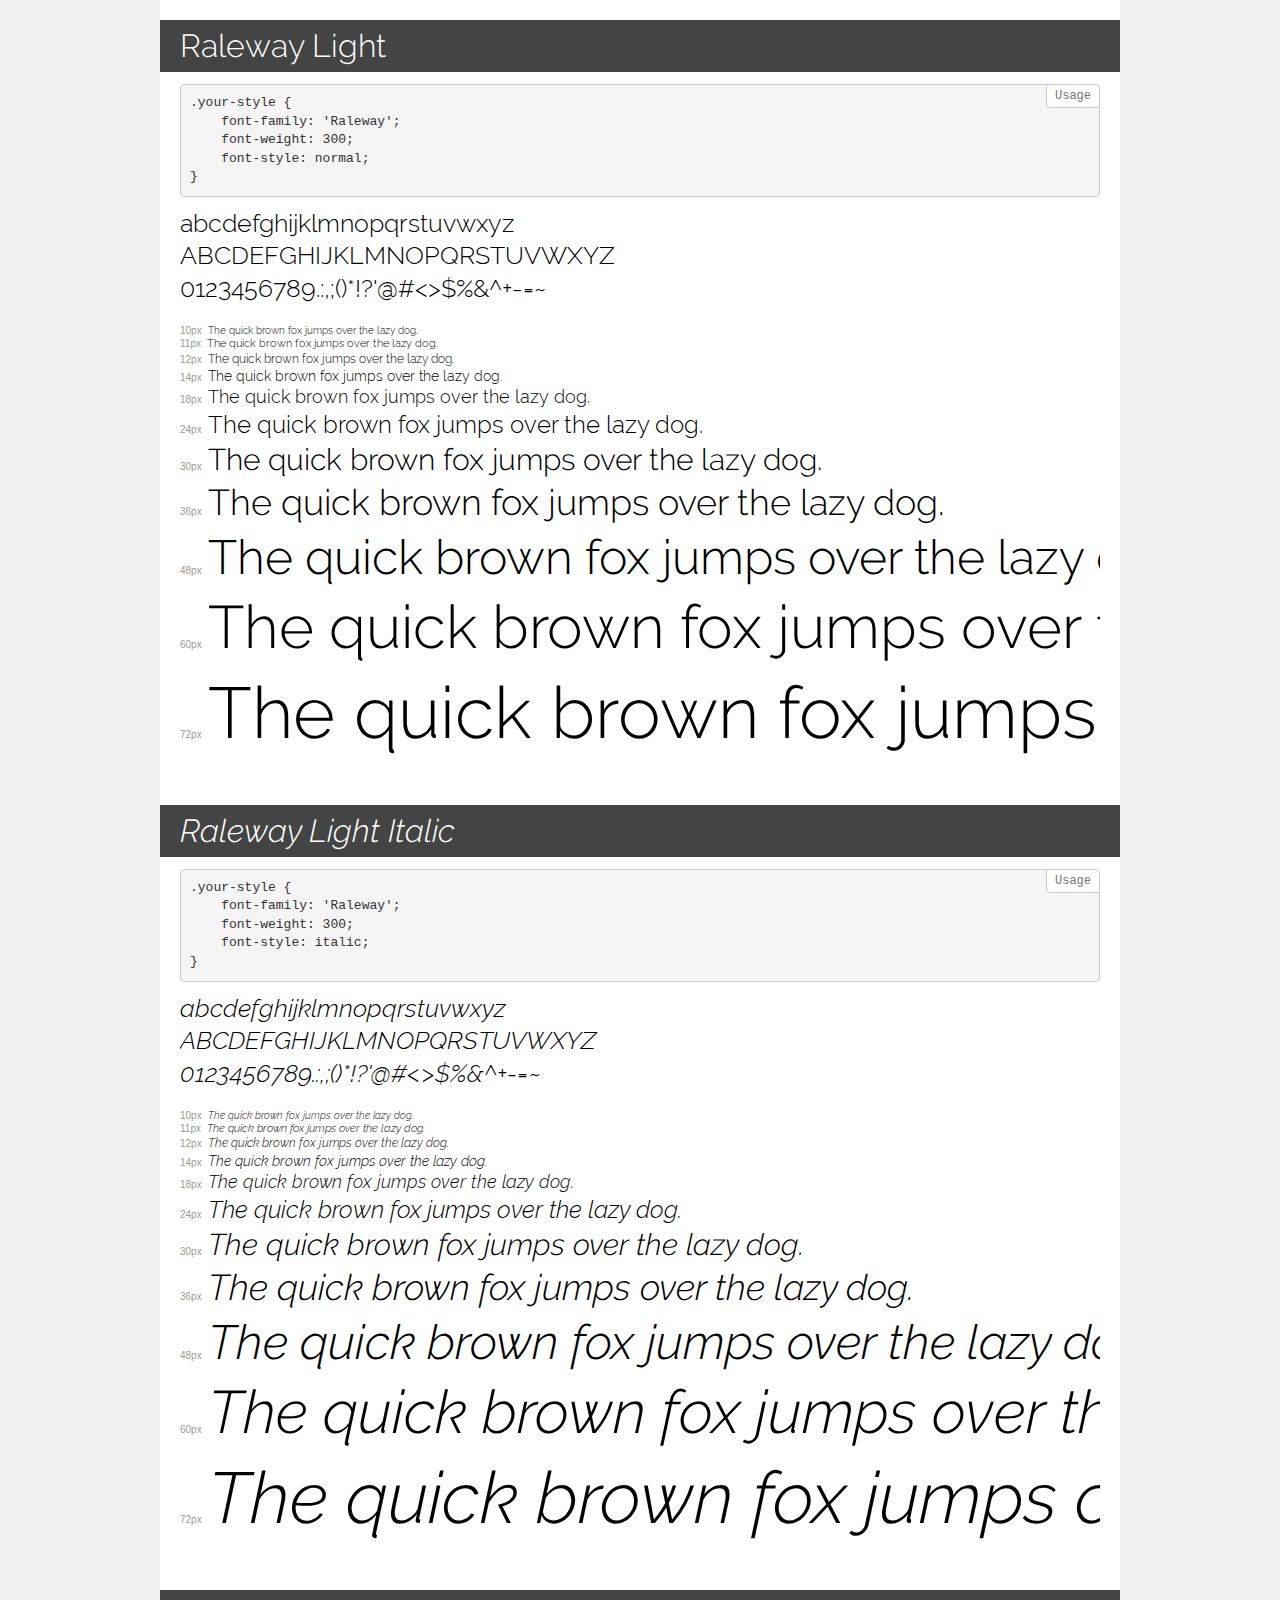
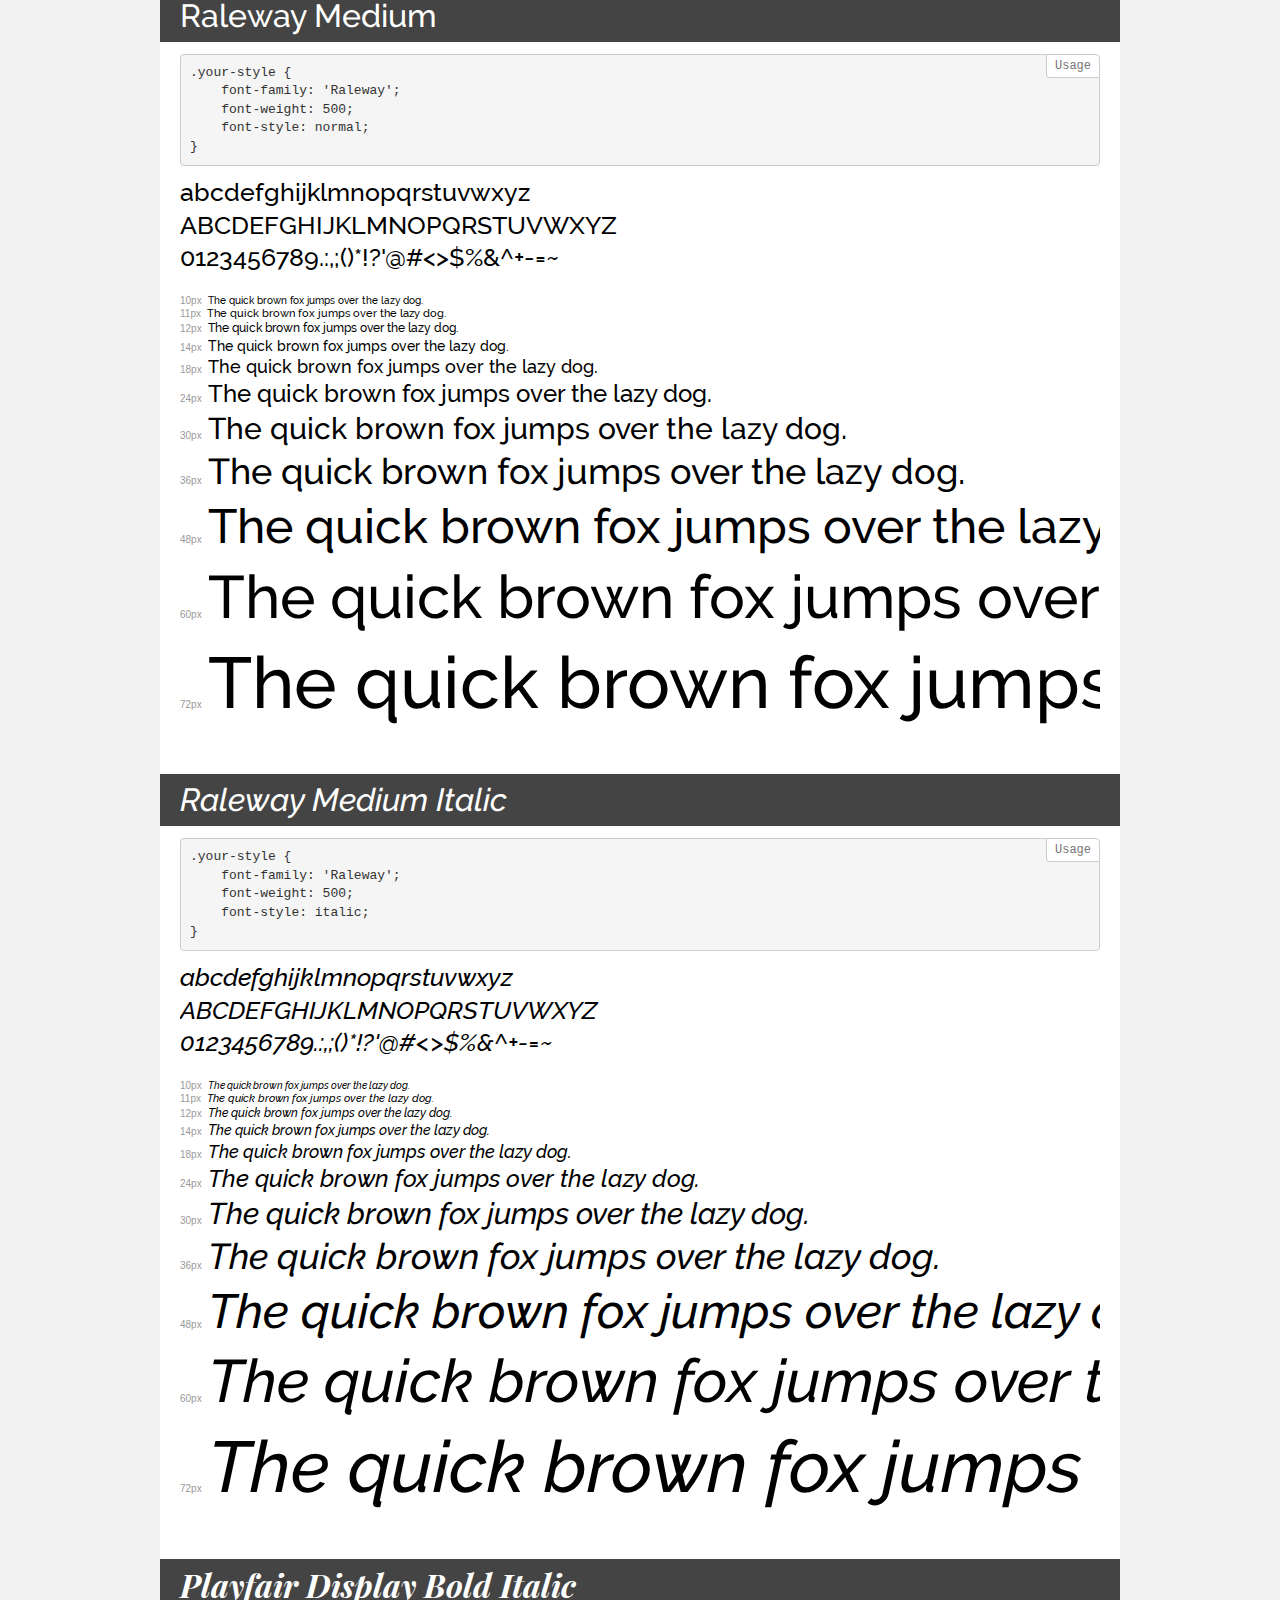
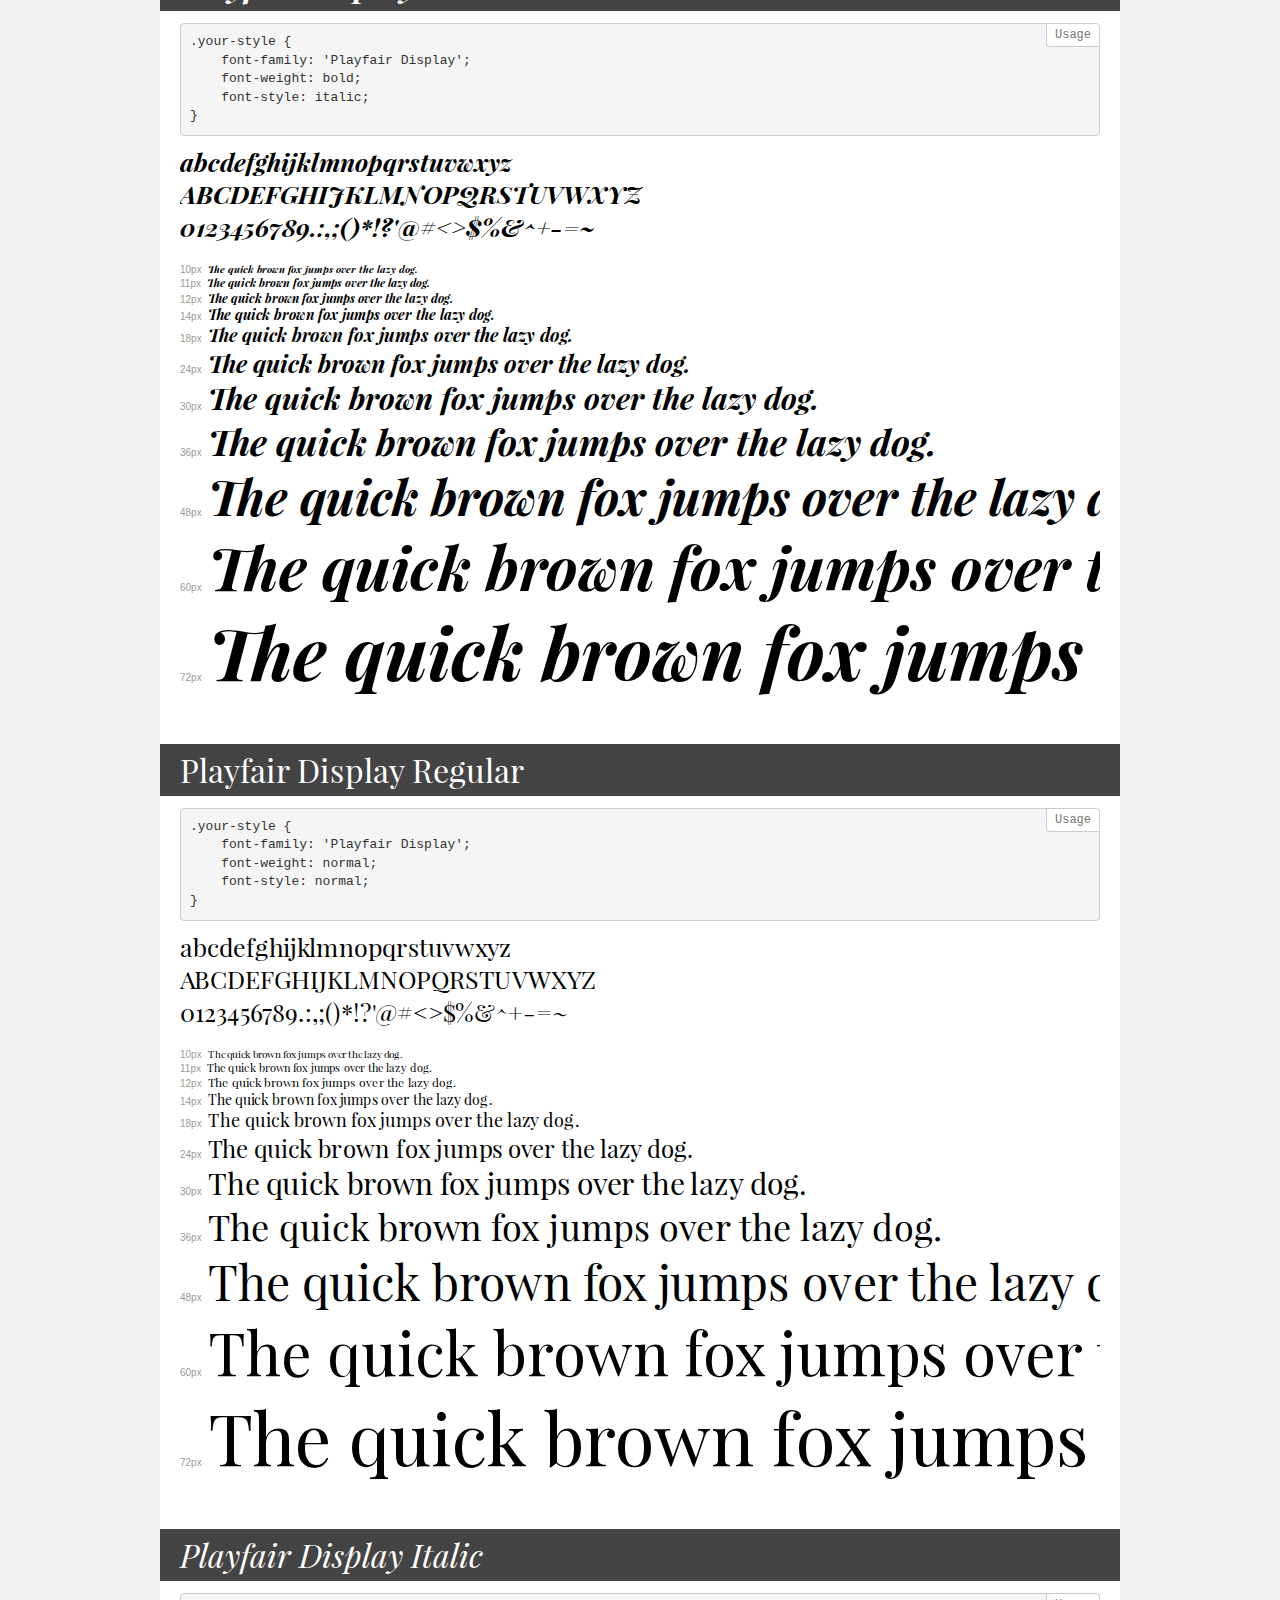
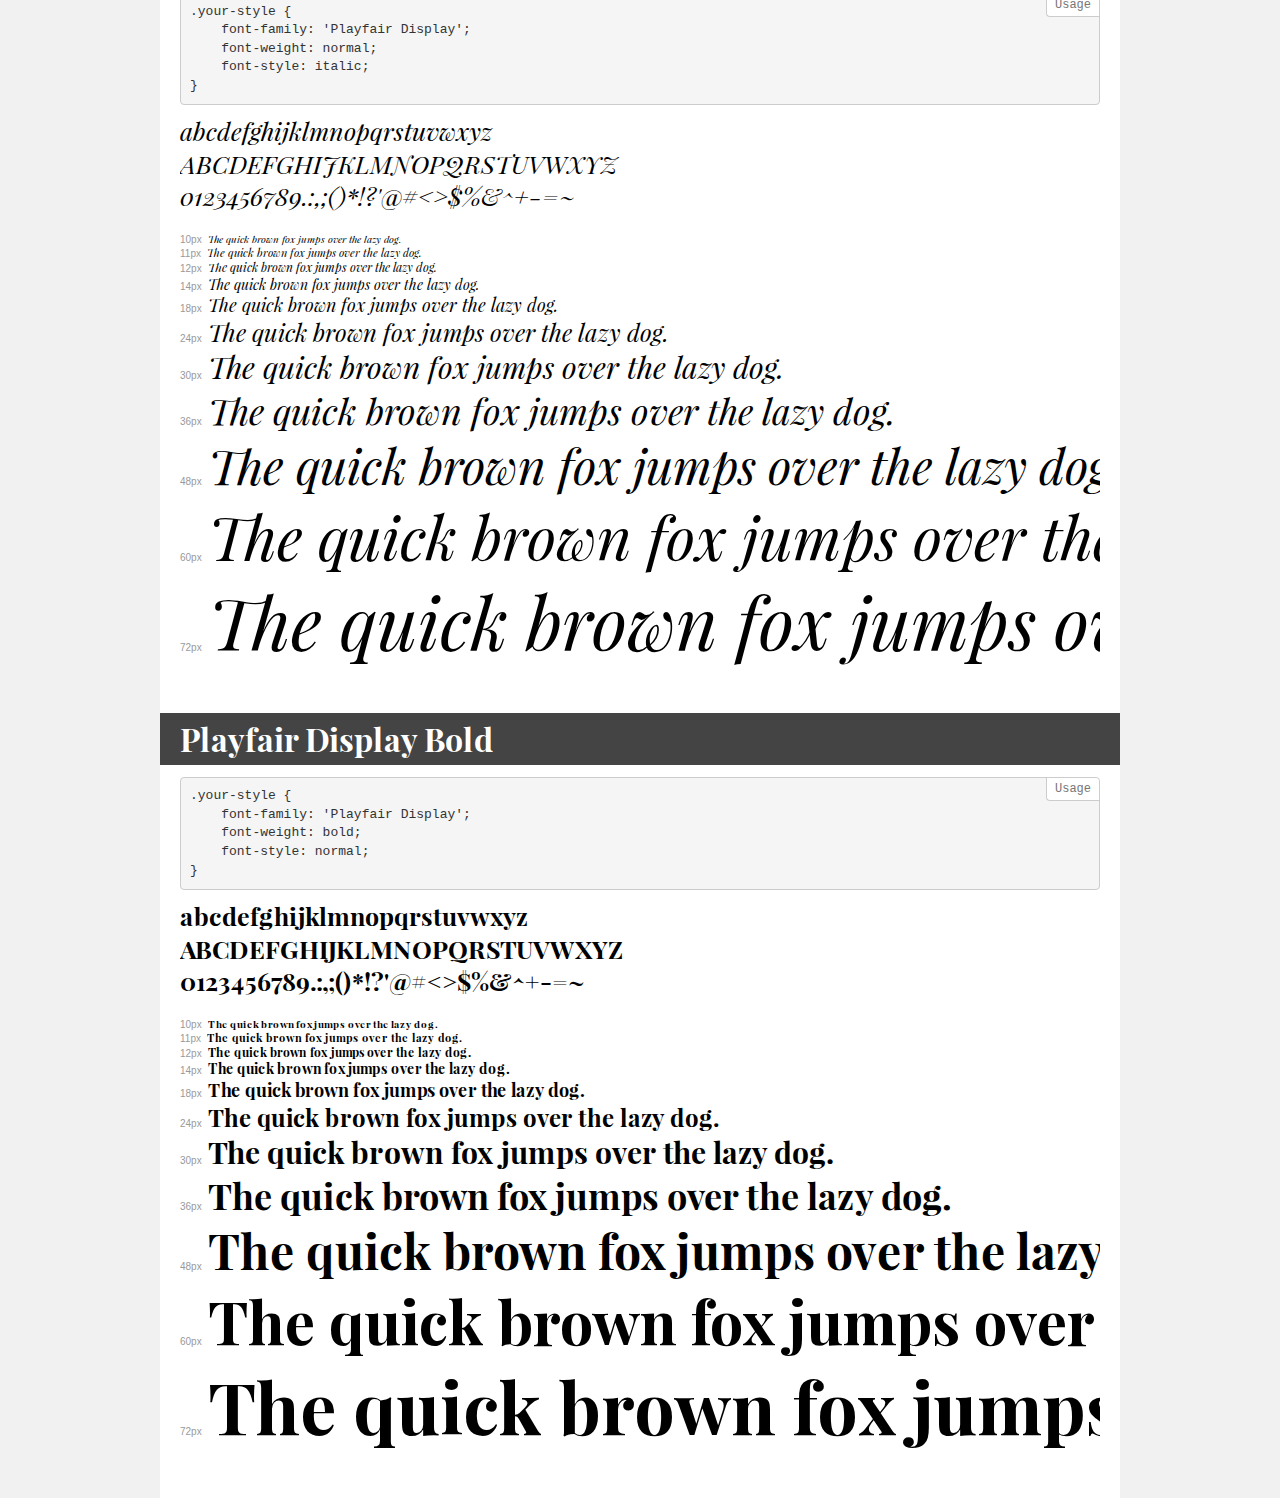
<file: fonts/demo.html>
<!DOCTYPE html>
<html>
<head>
    <meta charset="utf-8">
    <meta http-equiv="X-UA-Compatible" content="IE=edge">
    <meta name="viewport" content="width=device-width, initial-scale=1">
    <meta name="robots" content="noindex, noarchive">
    <meta name="format-detection" content="telephone=no">
    <title>Transfonter demo</title>
    <link href="stylesheet.css" rel="stylesheet">
    <style>
        /*
        http://meyerweb.com/eric/tools/css/reset/
        v2.0 | 20110126
        License: none (public domain)
        */
        html, body, div, span, applet, object, iframe,
        h1, h2, h3, h4, h5, h6, p, blockquote, pre,
        a, abbr, acronym, address, big, cite, code,
        del, dfn, em, img, ins, kbd, q, s, samp,
        small, strike, strong, sub, sup, tt, var,
        b, u, i, center,
        dl, dt, dd, ol, ul, li,
        fieldset, form, label, legend,
        table, caption, tbody, tfoot, thead, tr, th, td,
        article, aside, canvas, details, embed,
        figure, figcaption, footer, header, hgroup,
        menu, nav, output, ruby, section, summary,
        time, mark, audio, video {
            margin: 0;
            padding: 0;
            border: 0;
            font-size: 100%;
            font: inherit;
            vertical-align: baseline;
        }
        /* HTML5 display-role reset for older browsers */
        article, aside, details, figcaption, figure,
        footer, header, hgroup, menu, nav, section {
            display: block;
        }
        body {
            line-height: 1;
        }
        ol, ul {
            list-style: none;
        }
        blockquote, q {
            quotes: none;
        }
        blockquote:before, blockquote:after,
        q:before, q:after {
            content: '';
            content: none;
        }
        table {
            border-collapse: collapse;
            border-spacing: 0;
        }
        /* common styles */
        body {
            background: #f1f1f1;
            color: #000;
        }
        .page {
            background: #fff;
            width: 920px;
            margin: 0 auto;
            padding: 20px 20px 0 20px;
            overflow: hidden;
        }
        .font-container {
            overflow-x: auto;
            overflow-y: hidden;
            margin-bottom: 40px;
            line-height: 1.3;
            white-space: nowrap;
            padding-bottom: 5px;
        }
        h1 {
            position: relative;
            background: #444;
            font-size: 32px;
            color: #fff;
            padding: 10px 20px;
            margin: 0 -20px 12px -20px;
        }
        .letters {
            font-size: 25px;
            margin-bottom: 20px;
        }
        .s10:before {
            content: '10px';
        }
        .s11:before {
            content: '11px';
        }
        .s12:before {
            content: '12px';
        }
        .s14:before {
            content: '14px';
        }
        .s18:before {
            content: '18px';
        }
        .s24:before {
            content: '24px';
        }
        .s30:before {
            content: '30px';
        }
        .s36:before {
            content: '36px';
        }
        .s48:before {
            content: '48px';
        }
        .s60:before {
            content: '60px';
        }
        .s72:before {
            content: '72px';
        }
        .s10:before, .s11:before, .s12:before, .s14:before,
        .s18:before, .s24:before, .s30:before, .s36:before,
        .s48:before, .s60:before, .s72:before {
            font-family: Arial, sans-serif;
            font-size: 10px;
            font-weight: normal;
            font-style: normal;
            color: #999;
            padding-right: 6px;
        }
        pre {
            display: block;
            position: relative;
            padding: 9px;
            margin: 0 0 10px;
            font-family: Monaco, Menlo, Consolas, "Courier New", monospace !important;
            font-size: 13px;
            line-height: 1.428571429;
            color: #333;
            font-weight: normal !important;
            font-style: normal !important;
            background-color: #f5f5f5;
            border: 1px solid #ccc;
            overflow-x: auto;
            border-radius: 4px;
        }
        pre:after {
            display: block;
            position: absolute;
            right: 0;
            top: 0;
            content: 'Usage';
            line-height: 1;
            padding: 5px 8px;
            font-size: 12px;
            color: #767676;
            background-color: #fff;
            border: 1px solid #ccc;
            border-right: none;
            border-top: none;
            border-radius: 0 4px 0 4px;
            z-index: 10;
        }
        /* responsive */
        @media (max-width: 959px) {
            .page {
                width: auto;
                margin: 0;
            }
        }
    </style>
</head>
<body>
<div class="page">
    <div class="demo" style="font-family: 'Raleway'; font-weight: 300; font-style: normal;">
        <h1>Raleway Light</h1>
        <pre>.your-style {
    font-family: 'Raleway';
    font-weight: 300;
    font-style: normal;
}</pre>
        <div class="font-container">
            <p class="letters">
                abcdefghijklmnopqrstuvwxyz<br>
ABCDEFGHIJKLMNOPQRSTUVWXYZ<br>
                0123456789.:,;()*!?'@#<>$%&^+-=~
            </p>
            <p class="s10" style="font-size: 10px;">The quick brown fox jumps over the lazy dog.</p>
            <p class="s11" style="font-size: 11px;">The quick brown fox jumps over the lazy dog.</p>
            <p class="s12" style="font-size: 12px;">The quick brown fox jumps over the lazy dog.</p>
            <p class="s14" style="font-size: 14px;">The quick brown fox jumps over the lazy dog.</p>
            <p class="s18" style="font-size: 18px;">The quick brown fox jumps over the lazy dog.</p>
            <p class="s24" style="font-size: 24px;">The quick brown fox jumps over the lazy dog.</p>
            <p class="s30" style="font-size: 30px;">The quick brown fox jumps over the lazy dog.</p>
            <p class="s36" style="font-size: 36px;">The quick brown fox jumps over the lazy dog.</p>
            <p class="s48" style="font-size: 48px;">The quick brown fox jumps over the lazy dog.</p>
            <p class="s60" style="font-size: 60px;">The quick brown fox jumps over the lazy dog.</p>
            <p class="s72" style="font-size: 72px;">The quick brown fox jumps over the lazy dog.</p>
        </div>
    </div>
    <div class="demo" style="font-family: 'Raleway'; font-weight: 300; font-style: italic;">
        <h1>Raleway Light Italic</h1>
        <pre>.your-style {
    font-family: 'Raleway';
    font-weight: 300;
    font-style: italic;
}</pre>
        <div class="font-container">
            <p class="letters">
                abcdefghijklmnopqrstuvwxyz<br>
ABCDEFGHIJKLMNOPQRSTUVWXYZ<br>
                0123456789.:,;()*!?'@#<>$%&^+-=~
            </p>
            <p class="s10" style="font-size: 10px;">The quick brown fox jumps over the lazy dog.</p>
            <p class="s11" style="font-size: 11px;">The quick brown fox jumps over the lazy dog.</p>
            <p class="s12" style="font-size: 12px;">The quick brown fox jumps over the lazy dog.</p>
            <p class="s14" style="font-size: 14px;">The quick brown fox jumps over the lazy dog.</p>
            <p class="s18" style="font-size: 18px;">The quick brown fox jumps over the lazy dog.</p>
            <p class="s24" style="font-size: 24px;">The quick brown fox jumps over the lazy dog.</p>
            <p class="s30" style="font-size: 30px;">The quick brown fox jumps over the lazy dog.</p>
            <p class="s36" style="font-size: 36px;">The quick brown fox jumps over the lazy dog.</p>
            <p class="s48" style="font-size: 48px;">The quick brown fox jumps over the lazy dog.</p>
            <p class="s60" style="font-size: 60px;">The quick brown fox jumps over the lazy dog.</p>
            <p class="s72" style="font-size: 72px;">The quick brown fox jumps over the lazy dog.</p>
        </div>
    </div>
    <div class="demo" style="font-family: 'Raleway'; font-weight: 500; font-style: normal;">
        <h1>Raleway Medium</h1>
        <pre>.your-style {
    font-family: 'Raleway';
    font-weight: 500;
    font-style: normal;
}</pre>
        <div class="font-container">
            <p class="letters">
                abcdefghijklmnopqrstuvwxyz<br>
ABCDEFGHIJKLMNOPQRSTUVWXYZ<br>
                0123456789.:,;()*!?'@#<>$%&^+-=~
            </p>
            <p class="s10" style="font-size: 10px;">The quick brown fox jumps over the lazy dog.</p>
            <p class="s11" style="font-size: 11px;">The quick brown fox jumps over the lazy dog.</p>
            <p class="s12" style="font-size: 12px;">The quick brown fox jumps over the lazy dog.</p>
            <p class="s14" style="font-size: 14px;">The quick brown fox jumps over the lazy dog.</p>
            <p class="s18" style="font-size: 18px;">The quick brown fox jumps over the lazy dog.</p>
            <p class="s24" style="font-size: 24px;">The quick brown fox jumps over the lazy dog.</p>
            <p class="s30" style="font-size: 30px;">The quick brown fox jumps over the lazy dog.</p>
            <p class="s36" style="font-size: 36px;">The quick brown fox jumps over the lazy dog.</p>
            <p class="s48" style="font-size: 48px;">The quick brown fox jumps over the lazy dog.</p>
            <p class="s60" style="font-size: 60px;">The quick brown fox jumps over the lazy dog.</p>
            <p class="s72" style="font-size: 72px;">The quick brown fox jumps over the lazy dog.</p>
        </div>
    </div>
    <div class="demo" style="font-family: 'Raleway'; font-weight: 500; font-style: italic;">
        <h1>Raleway Medium Italic</h1>
        <pre>.your-style {
    font-family: 'Raleway';
    font-weight: 500;
    font-style: italic;
}</pre>
        <div class="font-container">
            <p class="letters">
                abcdefghijklmnopqrstuvwxyz<br>
ABCDEFGHIJKLMNOPQRSTUVWXYZ<br>
                0123456789.:,;()*!?'@#<>$%&^+-=~
            </p>
            <p class="s10" style="font-size: 10px;">The quick brown fox jumps over the lazy dog.</p>
            <p class="s11" style="font-size: 11px;">The quick brown fox jumps over the lazy dog.</p>
            <p class="s12" style="font-size: 12px;">The quick brown fox jumps over the lazy dog.</p>
            <p class="s14" style="font-size: 14px;">The quick brown fox jumps over the lazy dog.</p>
            <p class="s18" style="font-size: 18px;">The quick brown fox jumps over the lazy dog.</p>
            <p class="s24" style="font-size: 24px;">The quick brown fox jumps over the lazy dog.</p>
            <p class="s30" style="font-size: 30px;">The quick brown fox jumps over the lazy dog.</p>
            <p class="s36" style="font-size: 36px;">The quick brown fox jumps over the lazy dog.</p>
            <p class="s48" style="font-size: 48px;">The quick brown fox jumps over the lazy dog.</p>
            <p class="s60" style="font-size: 60px;">The quick brown fox jumps over the lazy dog.</p>
            <p class="s72" style="font-size: 72px;">The quick brown fox jumps over the lazy dog.</p>
        </div>
    </div>
    <div class="demo" style="font-family: 'Playfair Display'; font-weight: bold; font-style: italic;">
        <h1>Playfair Display Bold Italic</h1>
        <pre>.your-style {
    font-family: 'Playfair Display';
    font-weight: bold;
    font-style: italic;
}</pre>
        <div class="font-container">
            <p class="letters">
                abcdefghijklmnopqrstuvwxyz<br>
ABCDEFGHIJKLMNOPQRSTUVWXYZ<br>
                0123456789.:,;()*!?'@#<>$%&^+-=~
            </p>
            <p class="s10" style="font-size: 10px;">The quick brown fox jumps over the lazy dog.</p>
            <p class="s11" style="font-size: 11px;">The quick brown fox jumps over the lazy dog.</p>
            <p class="s12" style="font-size: 12px;">The quick brown fox jumps over the lazy dog.</p>
            <p class="s14" style="font-size: 14px;">The quick brown fox jumps over the lazy dog.</p>
            <p class="s18" style="font-size: 18px;">The quick brown fox jumps over the lazy dog.</p>
            <p class="s24" style="font-size: 24px;">The quick brown fox jumps over the lazy dog.</p>
            <p class="s30" style="font-size: 30px;">The quick brown fox jumps over the lazy dog.</p>
            <p class="s36" style="font-size: 36px;">The quick brown fox jumps over the lazy dog.</p>
            <p class="s48" style="font-size: 48px;">The quick brown fox jumps over the lazy dog.</p>
            <p class="s60" style="font-size: 60px;">The quick brown fox jumps over the lazy dog.</p>
            <p class="s72" style="font-size: 72px;">The quick brown fox jumps over the lazy dog.</p>
        </div>
    </div>
    <div class="demo" style="font-family: 'Playfair Display'; font-weight: normal; font-style: normal;">
        <h1>Playfair Display Regular</h1>
        <pre>.your-style {
    font-family: 'Playfair Display';
    font-weight: normal;
    font-style: normal;
}</pre>
        <div class="font-container">
            <p class="letters">
                abcdefghijklmnopqrstuvwxyz<br>
ABCDEFGHIJKLMNOPQRSTUVWXYZ<br>
                0123456789.:,;()*!?'@#<>$%&^+-=~
            </p>
            <p class="s10" style="font-size: 10px;">The quick brown fox jumps over the lazy dog.</p>
            <p class="s11" style="font-size: 11px;">The quick brown fox jumps over the lazy dog.</p>
            <p class="s12" style="font-size: 12px;">The quick brown fox jumps over the lazy dog.</p>
            <p class="s14" style="font-size: 14px;">The quick brown fox jumps over the lazy dog.</p>
            <p class="s18" style="font-size: 18px;">The quick brown fox jumps over the lazy dog.</p>
            <p class="s24" style="font-size: 24px;">The quick brown fox jumps over the lazy dog.</p>
            <p class="s30" style="font-size: 30px;">The quick brown fox jumps over the lazy dog.</p>
            <p class="s36" style="font-size: 36px;">The quick brown fox jumps over the lazy dog.</p>
            <p class="s48" style="font-size: 48px;">The quick brown fox jumps over the lazy dog.</p>
            <p class="s60" style="font-size: 60px;">The quick brown fox jumps over the lazy dog.</p>
            <p class="s72" style="font-size: 72px;">The quick brown fox jumps over the lazy dog.</p>
        </div>
    </div>
    <div class="demo" style="font-family: 'Playfair Display'; font-weight: normal; font-style: italic;">
        <h1>Playfair Display Italic</h1>
        <pre>.your-style {
    font-family: 'Playfair Display';
    font-weight: normal;
    font-style: italic;
}</pre>
        <div class="font-container">
            <p class="letters">
                abcdefghijklmnopqrstuvwxyz<br>
ABCDEFGHIJKLMNOPQRSTUVWXYZ<br>
                0123456789.:,;()*!?'@#<>$%&^+-=~
            </p>
            <p class="s10" style="font-size: 10px;">The quick brown fox jumps over the lazy dog.</p>
            <p class="s11" style="font-size: 11px;">The quick brown fox jumps over the lazy dog.</p>
            <p class="s12" style="font-size: 12px;">The quick brown fox jumps over the lazy dog.</p>
            <p class="s14" style="font-size: 14px;">The quick brown fox jumps over the lazy dog.</p>
            <p class="s18" style="font-size: 18px;">The quick brown fox jumps over the lazy dog.</p>
            <p class="s24" style="font-size: 24px;">The quick brown fox jumps over the lazy dog.</p>
            <p class="s30" style="font-size: 30px;">The quick brown fox jumps over the lazy dog.</p>
            <p class="s36" style="font-size: 36px;">The quick brown fox jumps over the lazy dog.</p>
            <p class="s48" style="font-size: 48px;">The quick brown fox jumps over the lazy dog.</p>
            <p class="s60" style="font-size: 60px;">The quick brown fox jumps over the lazy dog.</p>
            <p class="s72" style="font-size: 72px;">The quick brown fox jumps over the lazy dog.</p>
        </div>
    </div>
    <div class="demo" style="font-family: 'Playfair Display'; font-weight: bold; font-style: normal;">
        <h1>Playfair Display Bold</h1>
        <pre>.your-style {
    font-family: 'Playfair Display';
    font-weight: bold;
    font-style: normal;
}</pre>
        <div class="font-container">
            <p class="letters">
                abcdefghijklmnopqrstuvwxyz<br>
ABCDEFGHIJKLMNOPQRSTUVWXYZ<br>
                0123456789.:,;()*!?'@#<>$%&^+-=~
            </p>
            <p class="s10" style="font-size: 10px;">The quick brown fox jumps over the lazy dog.</p>
            <p class="s11" style="font-size: 11px;">The quick brown fox jumps over the lazy dog.</p>
            <p class="s12" style="font-size: 12px;">The quick brown fox jumps over the lazy dog.</p>
            <p class="s14" style="font-size: 14px;">The quick brown fox jumps over the lazy dog.</p>
            <p class="s18" style="font-size: 18px;">The quick brown fox jumps over the lazy dog.</p>
            <p class="s24" style="font-size: 24px;">The quick brown fox jumps over the lazy dog.</p>
            <p class="s30" style="font-size: 30px;">The quick brown fox jumps over the lazy dog.</p>
            <p class="s36" style="font-size: 36px;">The quick brown fox jumps over the lazy dog.</p>
            <p class="s48" style="font-size: 48px;">The quick brown fox jumps over the lazy dog.</p>
            <p class="s60" style="font-size: 60px;">The quick brown fox jumps over the lazy dog.</p>
            <p class="s72" style="font-size: 72px;">The quick brown fox jumps over the lazy dog.</p>
        </div>
    </div>
</div>
</body>
</html>
</file>
<file: fonts/stylesheet.css>
@font-face {
    font-family: 'Raleway';
    src: url('Raleway-Light.eot');
    src: url('Raleway-Light.eot?#iefix') format('embedded-opentype'),
        url('Raleway-Light.woff2') format('woff2'),
        url('Raleway-Light.woff') format('woff'),
        url('Raleway-Light.ttf') format('truetype'),
        url('Raleway-Light.svg#Raleway-Light') format('svg');
    font-weight: 300;
    font-style: normal;
}

@font-face {
    font-family: 'Raleway';
    src: url('Raleway-LightItalic.eot');
    src: url('Raleway-LightItalic.eot?#iefix') format('embedded-opentype'),
        url('Raleway-LightItalic.woff2') format('woff2'),
        url('Raleway-LightItalic.woff') format('woff'),
        url('Raleway-LightItalic.ttf') format('truetype'),
        url('Raleway-LightItalic.svg#Raleway-LightItalic') format('svg');
    font-weight: 300;
    font-style: italic;
}

@font-face {
    font-family: 'Raleway';
    src: url('Raleway-Medium.eot');
    src: url('Raleway-Medium.eot?#iefix') format('embedded-opentype'),
        url('Raleway-Medium.woff2') format('woff2'),
        url('Raleway-Medium.woff') format('woff'),
        url('Raleway-Medium.ttf') format('truetype'),
        url('Raleway-Medium.svg#Raleway-Medium') format('svg');
    font-weight: 500;
    font-style: normal;
}

@font-face {
    font-family: 'Raleway';
    src: url('Raleway-MediumItalic.eot');
    src: url('Raleway-MediumItalic.eot?#iefix') format('embedded-opentype'),
        url('Raleway-MediumItalic.woff2') format('woff2'),
        url('Raleway-MediumItalic.woff') format('woff'),
        url('Raleway-MediumItalic.ttf') format('truetype'),
        url('Raleway-MediumItalic.svg#Raleway-MediumItalic') format('svg');
    font-weight: 500;
    font-style: italic;
}

@font-face {
    font-family: 'Playfair Display';
    src: url('PlayfairDisplay-BoldItalic.eot');
    src: url('PlayfairDisplay-BoldItalic.eot?#iefix') format('embedded-opentype'),
        url('PlayfairDisplay-BoldItalic.woff2') format('woff2'),
        url('PlayfairDisplay-BoldItalic.woff') format('woff'),
        url('PlayfairDisplay-BoldItalic.ttf') format('truetype'),
        url('PlayfairDisplay-BoldItalic.svg#PlayfairDisplay-BoldItalic') format('svg');
    font-weight: bold;
    font-style: italic;
}

@font-face {
    font-family: 'Playfair Display';
    src: url('PlayfairDisplay-Regular.eot');
    src: url('PlayfairDisplay-Regular.eot?#iefix') format('embedded-opentype'),
        url('PlayfairDisplay-Regular.woff2') format('woff2'),
        url('PlayfairDisplay-Regular.woff') format('woff'),
        url('PlayfairDisplay-Regular.ttf') format('truetype'),
        url('PlayfairDisplay-Regular.svg#PlayfairDisplay-Regular') format('svg');
    font-weight: normal;
    font-style: normal;
}

@font-face {
    font-family: 'Playfair Display';
    src: url('PlayfairDisplay-Italic.eot');
    src: url('PlayfairDisplay-Italic.eot?#iefix') format('embedded-opentype'),
        url('PlayfairDisplay-Italic.woff2') format('woff2'),
        url('PlayfairDisplay-Italic.woff') format('woff'),
        url('PlayfairDisplay-Italic.ttf') format('truetype'),
        url('PlayfairDisplay-Italic.svg#PlayfairDisplay-Italic') format('svg');
    font-weight: normal;
    font-style: italic;
}

@font-face {
    font-family: 'Playfair Display';
    src: url('PlayfairDisplay-Bold.eot');
    src: url('PlayfairDisplay-Bold.eot?#iefix') format('embedded-opentype'),
        url('PlayfairDisplay-Bold.woff2') format('woff2'),
        url('PlayfairDisplay-Bold.woff') format('woff'),
        url('PlayfairDisplay-Bold.ttf') format('truetype'),
        url('PlayfairDisplay-Bold.svg#PlayfairDisplay-Bold') format('svg');
    font-weight: bold;
    font-style: normal;
}
</file>
